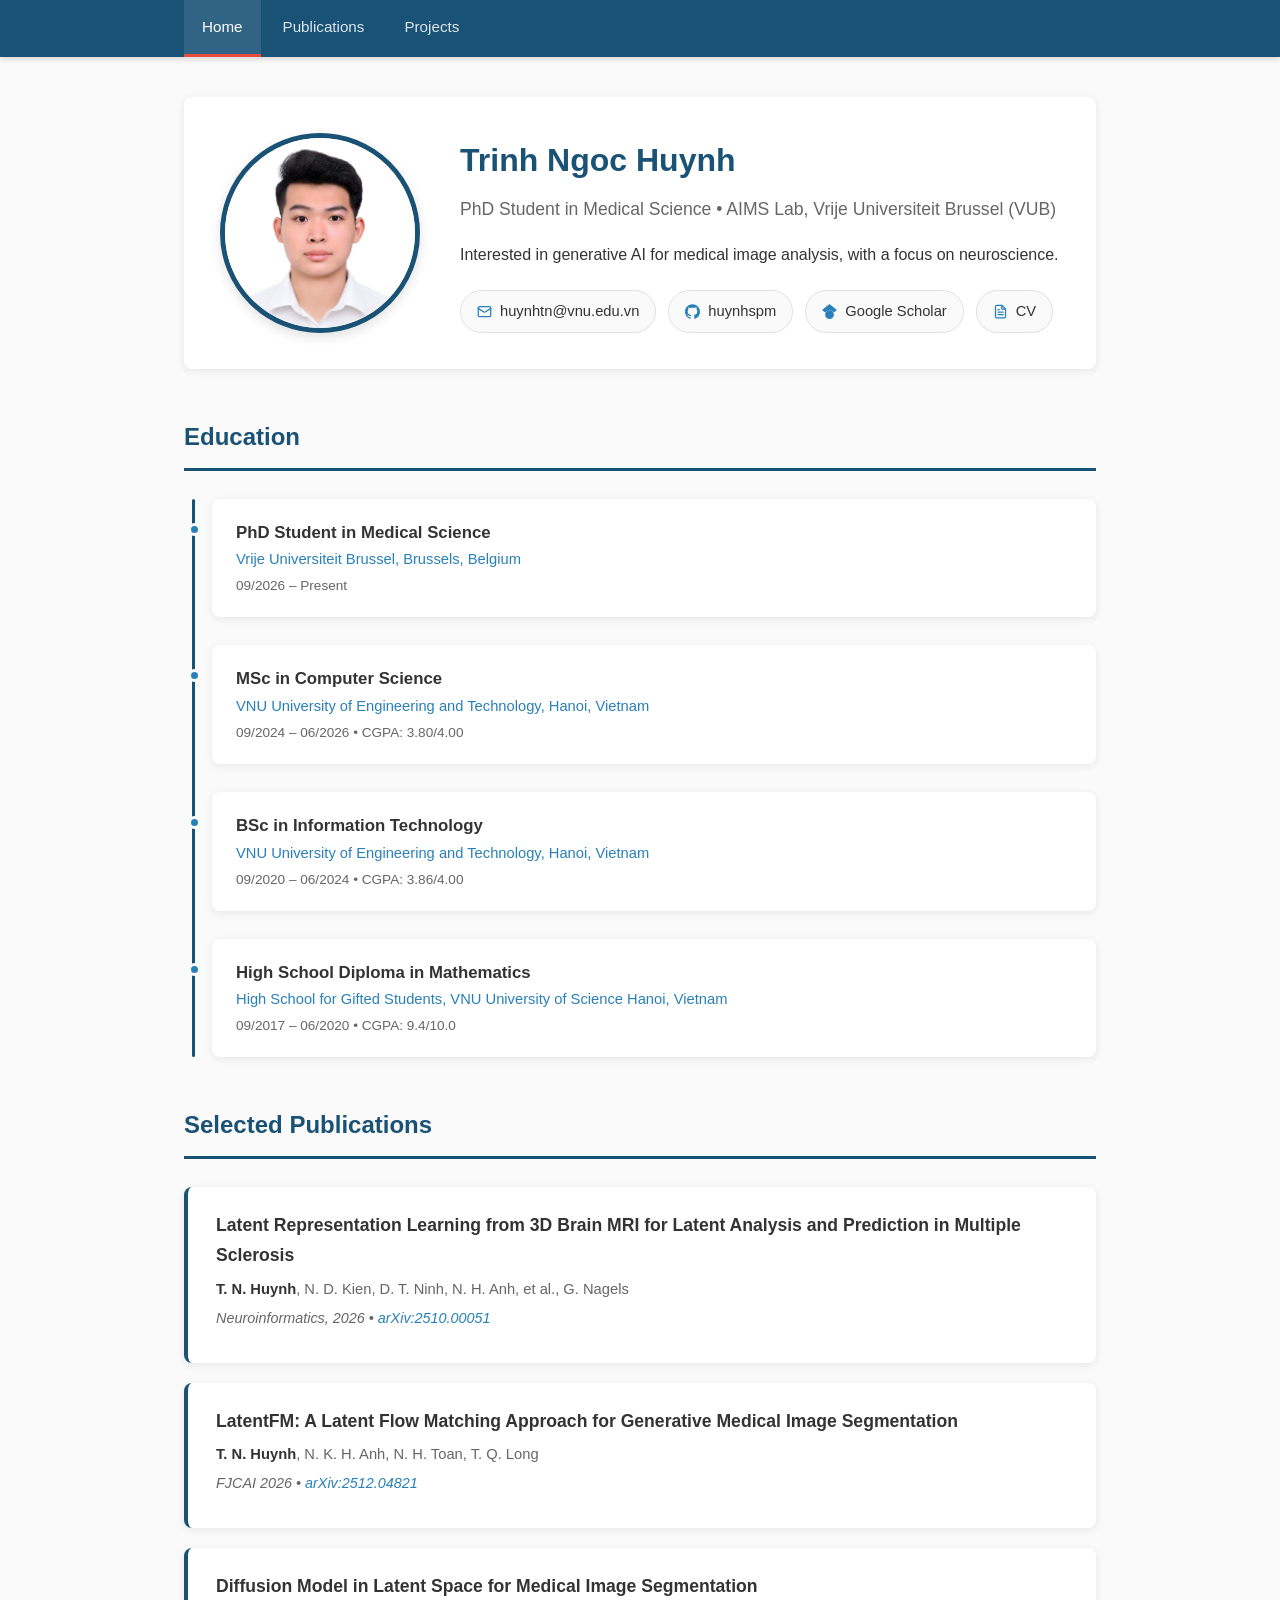
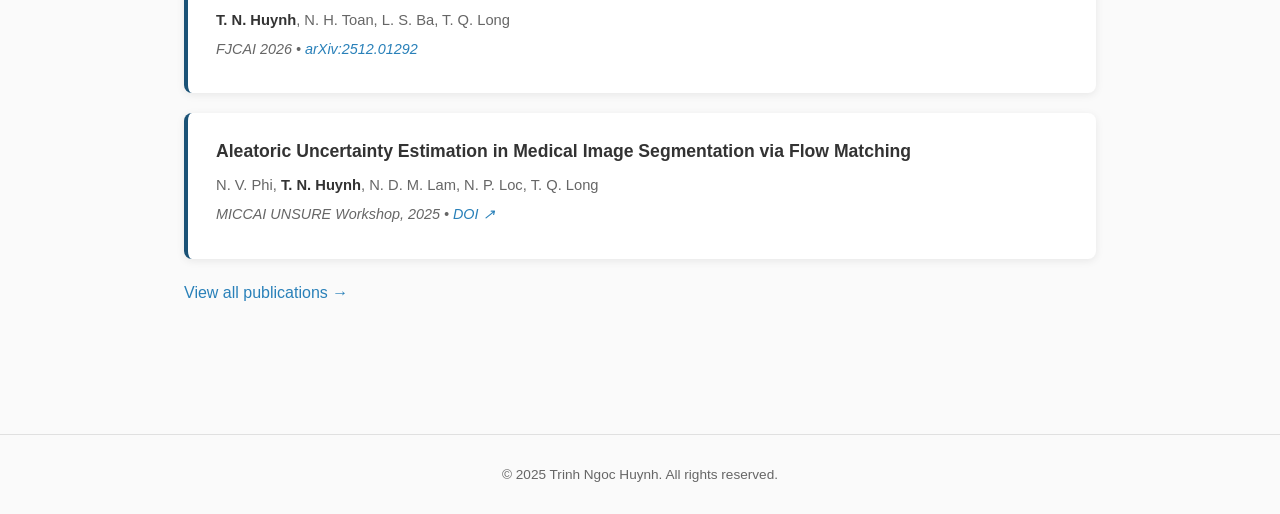
<file: index.html>
<!DOCTYPE html>
<html lang="en">
<head>
    <meta charset="UTF-8">
    <meta name="viewport" content="width=device-width, initial-scale=1.0">
    <title>Trinh Ngoc Huynh</title>
    <link rel="stylesheet" href="index-style.css">
</head>
<body>

    <!-- Navigation -->
    <nav class="navbar">
        <div class="nav-container">
            <ul class="nav-links">
                <li><a href="./" class="active">Home</a></li>
                <li><a href="./publications/">Publications</a></li>
                <li><a href="./projects/">Projects</a></li>
            </ul>
        </div>
    </nav>

    <main class="container">

        <!-- Hero / Profile -->
        <section class="hero">
            <img class="hero-avatar" src="assets/avatar.jpg" alt="Trinh Ngoc Huynh">
            <div class="hero-info">
                <h1>Trinh Ngoc Huynh</h1>
                <p class="subtitle">PhD Student in Medical Science &bull; AIMS Lab, Vrije Universiteit Brussel (VUB)</p>
                <p class="bio">
                    Interested in generative AI for medical image analysis, with a focus on neuroscience.
                </p>
                <div class="contact-list">
                    <a href="mailto:huynhtn@vnu.edu.vn" class="contact-item">
                        <svg xmlns="http://www.w3.org/2000/svg" width="15" height="15" viewBox="0 0 24 24" fill="none"
                            stroke="currentColor" stroke-width="2" stroke-linecap="round" stroke-linejoin="round">
                            <rect x="2" y="4" width="20" height="16" rx="2" />
                            <path d="m22 7-8.97 5.7a1.94 1.94 0 0 1-2.06 0L2 7" />
                        </svg>
                        <span>huynhtn@vnu.edu.vn</span>
                    </a>
                    <a href="https://github.com/huynhspm" target="_blank" class="contact-item">
                        <svg xmlns="http://www.w3.org/2000/svg" width="15" height="15" viewBox="0 0 24 24"
                            fill="currentColor">
                            <path
                                d="M12 .297c-6.63 0-12 5.373-12 12 0 5.303 3.438 9.8 8.205 11.385.6.113.82-.258.82-.577 0-.285-.01-1.04-.015-2.04-3.338.724-4.042-1.61-4.042-1.61C4.422 18.07 3.633 17.7 3.633 17.7c-1.087-.744.084-.729.084-.729 1.205.084 1.838 1.236 1.838 1.236 1.07 1.835 2.809 1.305 3.495.998.108-.776.417-1.305.76-1.605-2.665-.3-5.466-1.332-5.466-5.93 0-1.31.465-2.38 1.235-3.22-.135-.303-.54-1.523.105-3.176 0 0 1.005-.322 3.3 1.23.96-.267 1.98-.399 3-.405 1.02.006 2.04.138 3 .405 2.28-1.552 3.285-1.23 3.285-1.23.645 1.653.24 2.873.12 3.176.765.84 1.23 1.91 1.23 3.22 0 4.61-2.805 5.625-5.475 5.92.42.36.81 1.096.81 2.22 0 1.606-.015 2.896-.015 3.286 0 .315.21.69.825.57C20.565 22.092 24 17.592 24 12.297c0-6.627-5.373-12-12-12" />
                        </svg>
                        <span>huynhspm</span>
                    </a>
                    <a href="https://scholar.google.com/citations?user=iXqN7IsAAAAJ" target="_blank"
                        class="contact-item">
                        <svg xmlns="http://www.w3.org/2000/svg" width="15" height="15" viewBox="0 0 24 24"
                            fill="currentColor">
                            <path
                                d="M5.242 13.769L0 9.5L12 0l12 9.5-5.242 4.269C17.548 11.249 14.978 9.5 12 9.5c-2.977 0-5.548 1.748-6.758 4.269zM12 10a7 7 0 1 0 0 14 7 7 0 0 0 0-14z" />
                        </svg>
                        <span>Google Scholar</span>
                    </a>
                    <a href="assets/cv.pdf" target="_blank" class="contact-item">
                        <svg xmlns="http://www.w3.org/2000/svg" width="15" height="15" viewBox="0 0 24 24" fill="none"
                            stroke="currentColor" stroke-width="2" stroke-linecap="round" stroke-linejoin="round">
                            <path d="M14 2H6a2 2 0 0 0-2 2v16a2 2 0 0 0 2 2h12a2 2 0 0 0 2-2V8z" />
                            <polyline points="14 2 14 8 20 8" />
                            <line x1="16" y1="13" x2="8" y2="13" />
                            <line x1="16" y1="17" x2="8" y2="17" />
                            <polyline points="10 9 9 9 8 9" />
                        </svg>
                        <span>CV</span>
                    </a>
                </div>
            </div>
        </section>

        <!-- Education -->
        <section class="section">
            <h2 class="section-title">Education</h2>
            <div class="timeline">
                <div class="timeline-item">
                    <div class="timeline-title">PhD Student in Medical Science</div>
                    <div class="timeline-subtitle">Vrije Universiteit Brussel, Brussels, Belgium</div>
                    <div class="timeline-date">09/2026 – Present</div>
                </div>
                <div class="timeline-item">
                    <div class="timeline-title">MSc in Computer Science</div>
                    <div class="timeline-subtitle">VNU University of Engineering and Technology, Hanoi, Vietnam</div>
                    <div class="timeline-date">09/2024 – 06/2026 &bull; CGPA: 3.80/4.00</div>
                </div>
                <div class="timeline-item">
                    <div class="timeline-title">BSc in Information Technology</div>
                    <div class="timeline-subtitle">VNU University of Engineering and Technology, Hanoi, Vietnam</div>
                    <div class="timeline-date">09/2020 – 06/2024 &bull; CGPA: 3.86/4.00</div>
                </div>
                <div class="timeline-item">
                    <div class="timeline-title">High School Diploma in Mathematics</div>
                    <div class="timeline-subtitle">High School for Gifted Students, VNU University of Science Hanoi,
                        Vietnam</div>
                    <div class="timeline-date">09/2017 – 06/2020 &bull; CGPA: 9.4/10.0</div>
                </div>
            </div>
        </section>

        <!-- Selected Publications -->
        <section class="section">
            <h2 class="section-title">Selected Publications</h2>

            <div class="card">
                <div class="card-title">Latent Representation Learning from 3D Brain MRI for Latent Analysis and
                    Prediction in Multiple Sclerosis</div>
                <div class="card-authors"><span class="highlight">T. N. Huynh</span>, N. D. Kien, D. T. Ninh, N. H.
                    Anh, et al., G. Nagels</div>
                <div class="card-venue">Neuroinformatics, 2026 &bull; <a href="https://arxiv.org/abs/2510.00051"
                        target="_blank">arXiv:2510.00051</a></div>
            </div>

            <div class="card">
                <div class="card-title">LatentFM: A Latent Flow Matching Approach for Generative Medical Image
                    Segmentation</div>
                <div class="card-authors"><span class="highlight">T. N. Huynh</span>, N. K. H. Anh, N. H. Toan, T. Q.
                    Long</div>
                <div class="card-venue">FJCAI 2026 &bull; <a href="https://arxiv.org/abs/2512.04821"
                        target="_blank">arXiv:2512.04821</a></div>
            </div>

            <div class="card">
                <div class="card-title">Diffusion Model in Latent Space for Medical Image Segmentation</div>
                <div class="card-authors"><span class="highlight">T. N. Huynh</span>, N. H. Toan, L. S. Ba, T. Q. Long
                </div>
                <div class="card-venue">FJCAI 2026 &bull; <a href="https://arxiv.org/abs/2512.01292"
                        target="_blank">arXiv:2512.01292</a></div>
            </div>

            <div class="card">
                <div class="card-title">Aleatoric Uncertainty Estimation in Medical Image Segmentation via Flow Matching
                </div>
                <div class="card-authors">N. V. Phi, <span class="highlight">T. N. Huynh</span>, N. D. M. Lam, N. P.
                    Loc, T. Q. Long</div>
                <div class="card-venue">MICCAI UNSURE Workshop, 2025 &bull; <a
                        href="https://doi.org/10.1007/978-3-032-06593-3_13" target="_blank">DOI ↗</a></div>
            </div>

            <p style="margin-top:16px;"><a href="./publications/">View all publications →</a></p>
        </section>

    </main>

    <footer class="footer">
        <p>&copy; 2025 Trinh Ngoc Huynh. All rights reserved.</p>
    </footer>

</body>
</html>
</file>
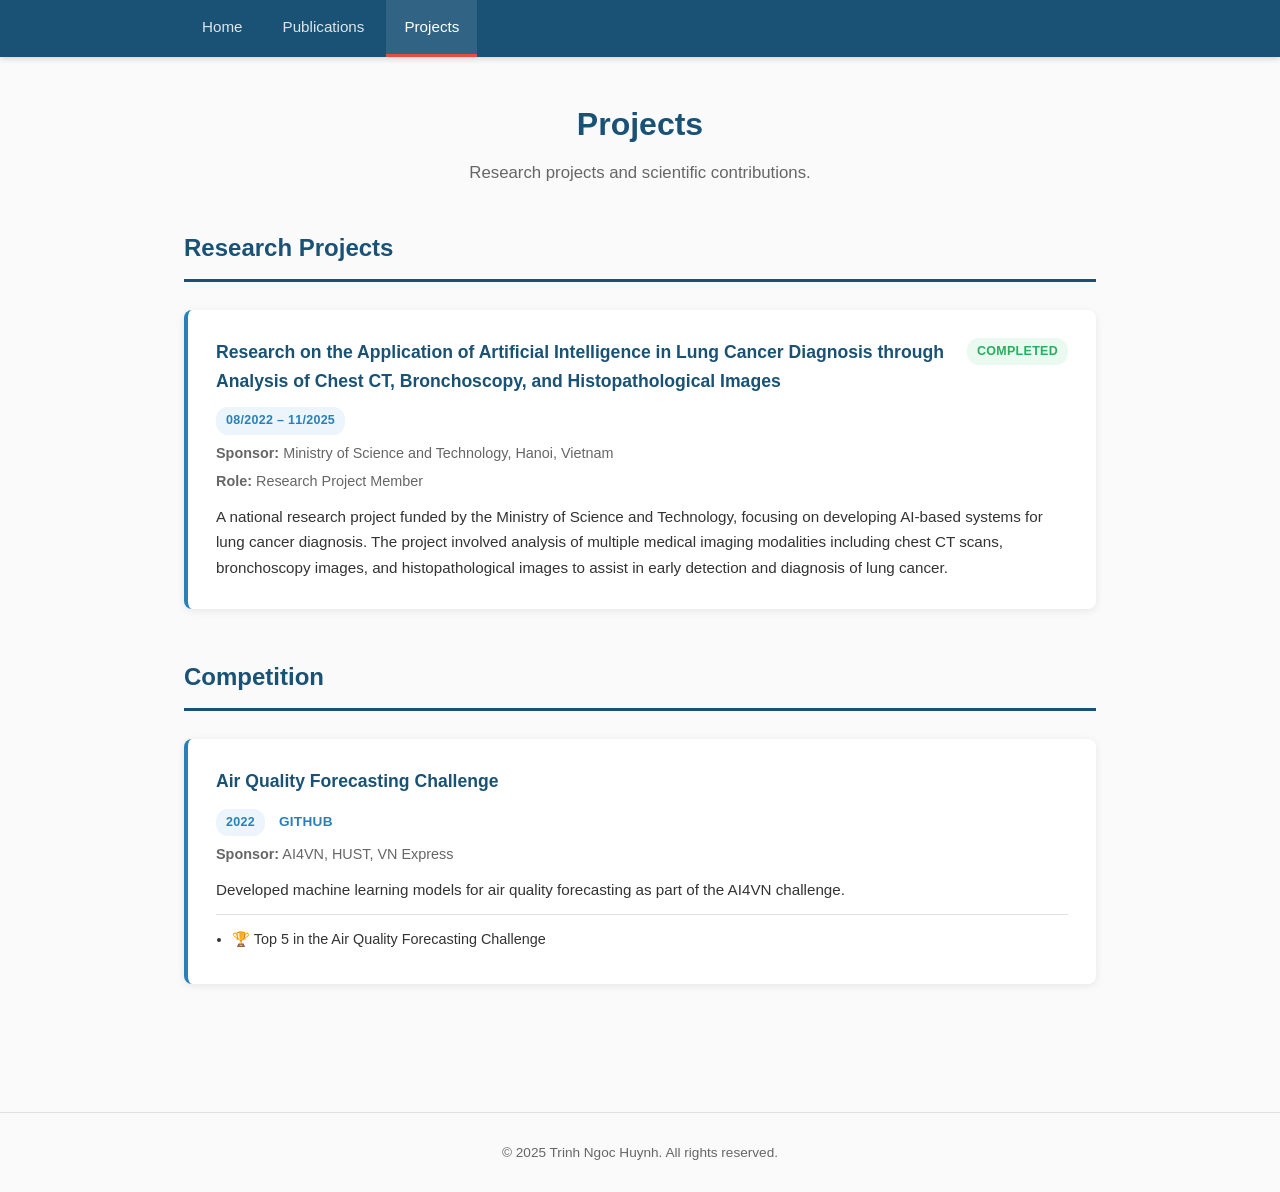
<file: projects/index.html>
<!DOCTYPE html>
<html lang="en">
<head>
    <meta charset="UTF-8">
    <meta name="viewport" content="width=device-width, initial-scale=1.0">
    <title>Projects</title>
    <link rel="stylesheet" href="../index-style.css">
</head>
<body>

    <!-- Navigation -->
    <nav class="navbar">
        <div class="nav-container">
            <ul class="nav-links">
                <li><a href="../">Home</a></li>
                <li><a href="../publications/">Publications</a></li>
                <li><a href="./" class="active">Projects</a></li>
            </ul>
        </div>
    </nav>

    <main class="container">

        <div class="page-header">
            <h1>Projects</h1>
            <p>Research projects and scientific contributions.</p>
        </div>

        <!-- Research Projects -->
        <section class="section">
            <h2 class="section-title">Research Projects</h2>

            <div class="project-card">
                <div class="project-header">
                    <div class="project-title">Research on the Application of Artificial Intelligence in Lung Cancer
                        Diagnosis through Analysis of Chest CT, Bronchoscopy, and Histopathological Images</div>
                    <span class="badge badge-completed">Completed</span>
                </div>
                <div class="project-meta">
                    <span class="badge badge-year">08/2022 – 11/2025</span>
                </div>
                <div class="project-role"><strong>Sponsor:</strong> Ministry of Science and Technology, Hanoi, Vietnam
                </div>
                <div class="project-role"><strong>Role:</strong> Research Project Member</div>
                <div class="project-description">
                    A national research project funded by the Ministry of Science and Technology, focusing on developing
                    AI-based systems for lung cancer diagnosis. The project involved analysis of multiple medical
                    imaging modalities including chest CT scans, bronchoscopy images, and histopathological images to
                    assist in early detection and diagnosis of lung cancer.
                </div>
            </div>
        </section>

        <!-- Competition -->
        <section class="section">
            <h2 class="section-title">Competition</h2>

            <div class="project-card">
                <div class="project-header">
                    <div class="project-title">Air Quality Forecasting Challenge</div>
                </div>
                <div class="project-meta">
                    <span class="badge badge-year">2022</span>
                    <span class="badge badge-link"><a
                            href="https://github.com/huynhspm/Air-Quality-Forecasting-Challenge"
                            target="_blank">GitHub</a></span>
                </div>
                <div class="project-role"><strong>Sponsor:</strong> AI4VN, HUST, VN Express
                </div>
                <div class="project-description">
                    Developed machine learning models for air quality forecasting as part of the AI4VN challenge.
                </div>
                <div class="project-awards">
                    <ul>
                        <li>🏆 Top 5 in the Air Quality Forecasting Challenge</li>
                    </ul>
                </div>
            </div>
        </section>

    </main>

    <footer class="footer">
        <p>&copy; 2025 Trinh Ngoc Huynh. All rights reserved.</p>
    </footer>

</body>
</html>
</file>
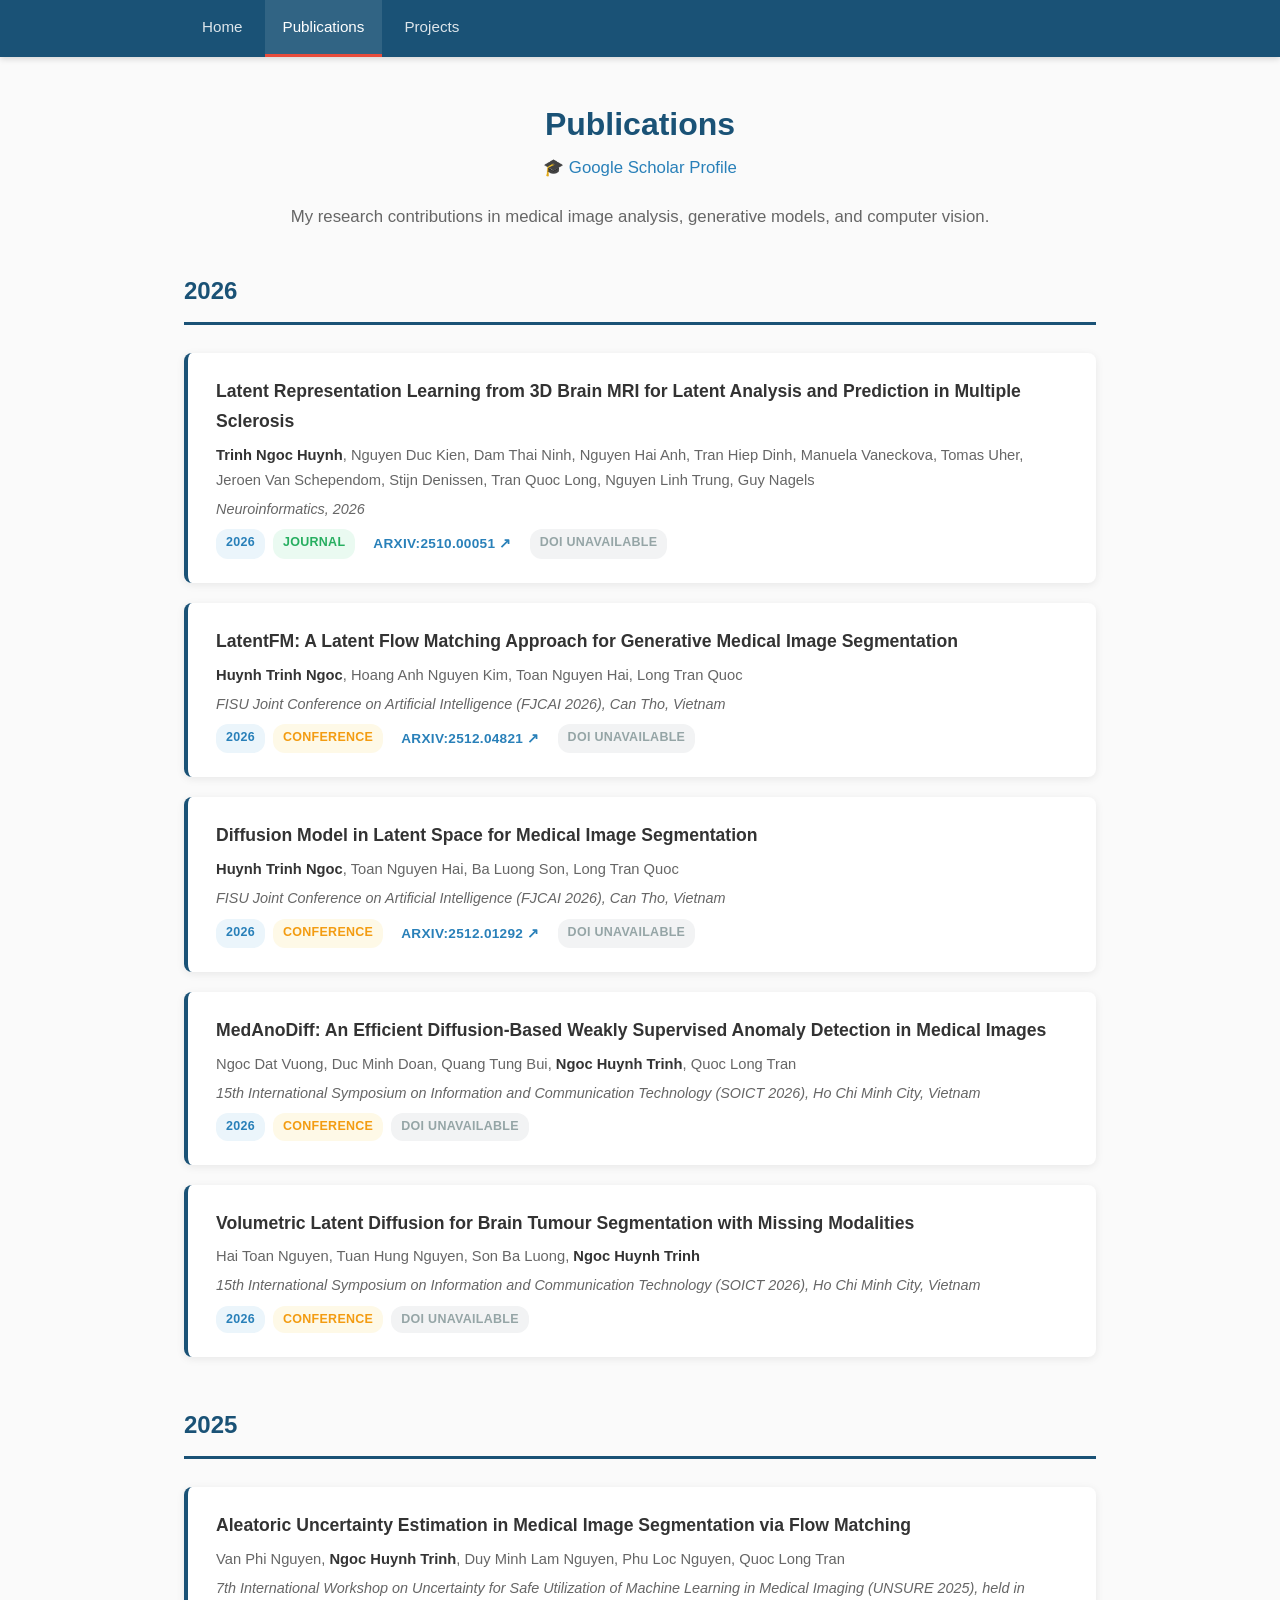
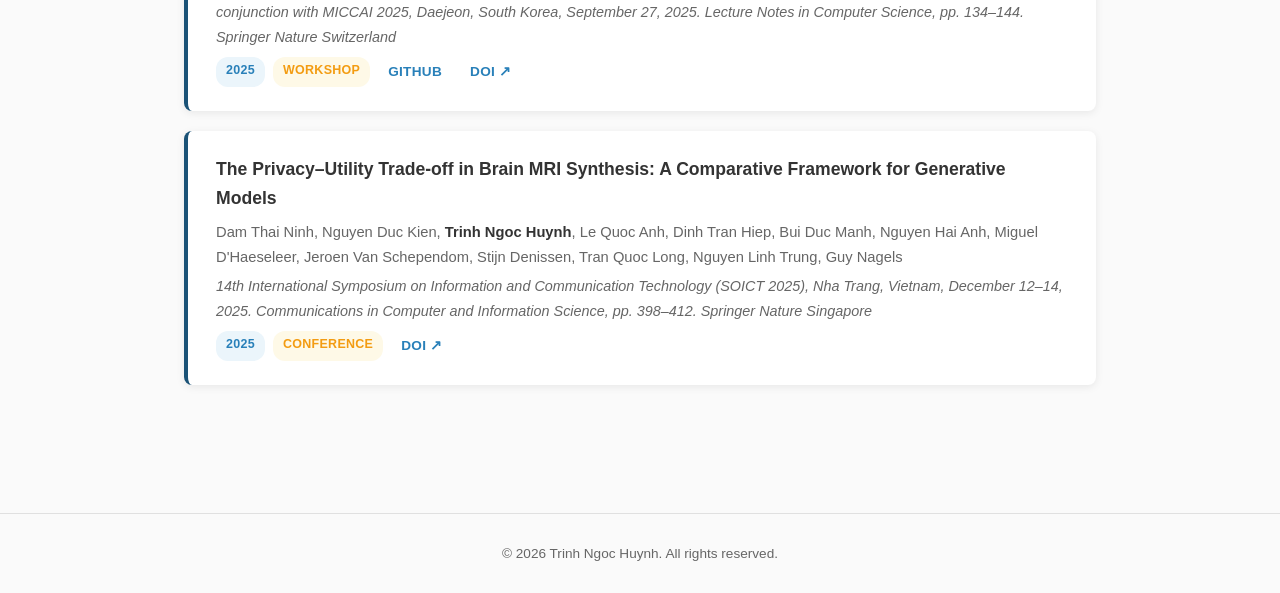
<file: publications/index.html>
<!DOCTYPE html>
<html lang="en">
<head>
    <meta charset="UTF-8">
    <meta name="viewport" content="width=device-width, initial-scale=1.0">
    <title>Publications</title>
    <link rel="stylesheet" href="../index-style.css">
</head>
<body>

    <!-- Navigation -->
    <nav class="navbar">
        <div class="nav-container">
            <ul class="nav-links">
                <li><a href="../">Home</a></li>
                <li><a href="./" class="active">Publications</a></li>
                <li><a href="../projects/">Projects</a></li>
            </ul>
        </div>
    </nav>

    <main class="container">

        <div class="page-header">
            <h1>Publications</h1>
            <p style="margin-top: -5px; margin-bottom: 20px;">
                <a href="https://scholar.google.com/citations?hl=en&user=iXqN7IsAAAAJ&view_op=list_works&sortby=pubdate"
                    target="_blank">
                    🎓 Google Scholar Profile
                </a>
            </p>
            <p>My research contributions in medical image analysis, generative models, and computer vision.</p>
        </div>

        <!-- 2026 -->
        <section class="section">
            <h2 class="section-title">2026</h2>

            <div class="card">
                <div class="card-title">Latent Representation Learning from 3D Brain MRI for Latent Analysis and
                    Prediction in Multiple Sclerosis</div>
                <div class="card-authors"><span class="highlight">Trinh Ngoc Huynh</span>, Nguyen Duc Kien, Dam Thai
                    Ninh, Nguyen Hai Anh, Tran Hiep Dinh, Manuela Vaneckova, Tomas Uher, Jeroen Van Schependom, Stijn
                    Denissen, Tran Quoc Long, Nguyen Linh Trung, Guy Nagels</div>
                <div class="card-venue">Neuroinformatics, 2026</div>
                <div class="card-badges">
                    <span class="badge badge-year">2026</span>
                    <span class="badge badge-journal">Journal</span>
                    <span class="badge badge-link"><a href="https://arxiv.org/abs/2510.00051"
                            target="_blank">arXiv:2510.00051 ↗</a></span>
                    <span class="badge badge-unavailable">DOI unavailable</span>
                </div>
            </div>

            <div class="card">
                <div class="card-title">LatentFM: A Latent Flow Matching Approach for Generative Medical Image
                    Segmentation</div>
                <div class="card-authors"><span class="highlight">Huynh Trinh Ngoc</span>, Hoang Anh Nguyen Kim, Toan
                    Nguyen Hai, Long Tran Quoc</div>
                <div class="card-venue">FISU Joint Conference on Artificial Intelligence (FJCAI 2026), Can Tho, Vietnam
                </div>
                <div class="card-badges">
                    <span class="badge badge-year">2026</span>
                    <span class="badge badge-conference">Conference</span>
                    <span class="badge badge-link"><a href="https://arxiv.org/abs/2512.04821"
                            target="_blank">arXiv:2512.04821 ↗</a></span>
                    <span class="badge badge-unavailable">DOI unavailable</span>
                </div>
            </div>

            <div class="card">
                <div class="card-title">Diffusion Model in Latent Space for Medical Image Segmentation</div>
                <div class="card-authors"><span class="highlight">Huynh Trinh Ngoc</span>, Toan Nguyen Hai, Ba Luong
                    Son, Long Tran Quoc</div>
                <div class="card-venue">FISU Joint Conference on Artificial Intelligence (FJCAI 2026), Can Tho, Vietnam
                </div>
                <div class="card-badges">
                    <span class="badge badge-year">2026</span>
                    <span class="badge badge-conference">Conference</span>
                    <span class="badge badge-link"><a href="https://arxiv.org/abs/2512.01292"
                            target="_blank">arXiv:2512.01292 ↗</a></span>
                    <span class="badge badge-unavailable">DOI unavailable</span>
                </div>
            </div>

            <div class="card">
                <div class="card-title">MedAnoDiff: An Efficient Diffusion-Based Weakly Supervised Anomaly Detection in
                    Medical Images</div>
                <div class="card-authors">Ngoc Dat Vuong, Duc Minh Doan, Quang Tung Bui, <span class="highlight">Ngoc
                        Huynh Trinh</span>, Quoc Long Tran</div>
                <div class="card-venue">15th International Symposium on Information and Communication Technology
                    (SOICT 2026), Ho Chi Minh City, Vietnam</div>
                <div class="card-badges">
                    <span class="badge badge-year">2026</span>
                    <span class="badge badge-conference">Conference</span>
                    <span class="badge badge-unavailable">DOI unavailable</span>
                </div>
            </div>

            <div class="card">
                <div class="card-title">Volumetric Latent Diffusion for Brain Tumour Segmentation with Missing
                    Modalities</div>
                <div class="card-authors">Hai Toan Nguyen, Tuan Hung Nguyen, Son Ba Luong, <span
                        class="highlight">Ngoc Huynh Trinh</span></div>
                <div class="card-venue">15th International Symposium on Information and Communication Technology
                    (SOICT 2026), Ho Chi Minh City, Vietnam</div>
                <div class="card-badges">
                    <span class="badge badge-year">2026</span>
                    <span class="badge badge-conference">Conference</span>
                    <span class="badge badge-unavailable">DOI unavailable</span>
                </div>
            </div>
        </section>

        <!-- 2025 -->
        <section class="section">
            <h2 class="section-title">2025</h2>

            <div class="card">
                <div class="card-title">Aleatoric Uncertainty Estimation in Medical Image Segmentation via Flow Matching
                </div>
                <div class="card-authors">Van Phi Nguyen, <span class="highlight">Ngoc Huynh Trinh</span>, Duy Minh Lam
                    Nguyen, Phu Loc Nguyen, Quoc Long Tran</div>
                <div class="card-venue">7th International Workshop on Uncertainty for Safe Utilization of Machine
                    Learning in Medical Imaging (UNSURE 2025), held in conjunction with MICCAI 2025, Daejeon, South
                    Korea, September 27, 2025. Lecture Notes in Computer Science, pp. 134–144. Springer Nature
                    Switzerland</div>
                <div class="card-badges">
                    <span class="badge badge-year">2025</span>
                    <span class="badge badge-conference">Workshop</span>
                    <span class="badge badge-link"><a href="https://github.com/huynhspm/Data-Uncertainty"
                            target="_blank">GitHub</a></span>
                    <span class="badge badge-link"><a href="https://doi.org/10.1007/978-3-032-06593-3_13"
                            target="_blank">DOI ↗</a></span>
                </div>
            </div>

            <div class="card">
                <div class="card-title">The Privacy–Utility Trade-off in Brain MRI Synthesis: A Comparative Framework
                    for Generative Models</div>
                <div class="card-authors">Dam Thai Ninh, Nguyen Duc Kien, <span class="highlight">Trinh Ngoc
                        Huynh</span>, Le Quoc Anh, Dinh Tran Hiep, Bui Duc Manh, Nguyen Hai Anh, Miguel D'Haeseleer,
                    Jeroen Van Schependom, Stijn Denissen, Tran Quoc Long, Nguyen Linh Trung, Guy Nagels</div>
                <div class="card-venue">14th International Symposium on Information and Communication Technology
                    (SOICT 2025), Nha Trang, Vietnam, December 12–14, 2025. Communications in Computer and Information
                    Science, pp. 398–412. Springer Nature Singapore</div>
                <div class="card-badges">
                    <span class="badge badge-year">2025</span>
                    <span class="badge badge-conference">Conference</span>
                    <span class="badge badge-link"><a href="https://doi.org/10.1007/978-981-92-2600-9_31"
                            target="_blank">DOI ↗</a></span>
                </div>
            </div>
        </section>

    </main>

    <footer class="footer">
        <p>&copy; 2026 Trinh Ngoc Huynh. All rights reserved.</p>
    </footer>

</body>
</html>
</file>
<file: index-style.css>
/* ============================================
   Huynh Trinh Ngoc — Academic Homepage
   ============================================ */

/* ---------- Reset & Base ---------- */
*,
*::before,
*::after {
	margin: 0;
	padding: 0;
	box-sizing: border-box;
}

:root {
	--primary: #1a5276;
	--primary-light: #2980b9;
	--accent: #e74c3c;
	--bg: #fafafa;
	--card-bg: #ffffff;
	--text: #333333;
	--text-light: #666666;
	--border: #e0e0e0;
	--shadow: 0 2px 8px rgba(0, 0, 0, 0.08);
	--radius: 8px;
	--max-width: 960px;
	--font-sans: "Segoe UI", Tahoma, Geneva, Verdana, sans-serif;
	--font-mono: "Consolas", "Courier New", monospace;
}

html {
	scroll-behavior: smooth;
}

body {
	font-family: var(--font-sans);
	background: var(--bg);
	color: var(--text);
	line-height: 1.7;
	font-size: 16px;
}

a {
	color: var(--primary-light);
	text-decoration: none;
	transition: color 0.2s;
}

a:hover {
	color: var(--accent);
	text-decoration: underline;
}

img {
	max-width: 100%;
	height: auto;
}

/* ---------- Navigation ---------- */
.navbar {
	background: var(--primary);
	padding: 0;
	position: sticky;
	top: 0;
	z-index: 1000;
	box-shadow: 0 2px 6px rgba(0, 0, 0, 0.15);
}

.navbar .nav-container {
	max-width: var(--max-width);
	margin: 0 auto;
	display: flex;
	align-items: center;
	justify-content: space-between;
	padding: 0 24px;
}

.navbar .nav-brand {
	color: #fff;
	font-size: 1.15rem;
	font-weight: 700;
	padding: 14px 0;
	text-decoration: none;
}

.navbar .nav-brand:hover {
	color: #fff;
	text-decoration: none;
}

.navbar .nav-links {
	list-style: none;
	display: flex;
	gap: 4px;
}

.navbar .nav-links a {
	color: rgba(255, 255, 255, 0.85);
	padding: 14px 18px;
	display: block;
	font-size: 0.95rem;
	font-weight: 500;
	transition: background 0.2s, color 0.2s;
	border-bottom: 3px solid transparent;
}

.navbar .nav-links a:hover,
.navbar .nav-links a.active {
	background: rgba(255, 255, 255, 0.1);
	color: #fff;
	text-decoration: none;
	border-bottom-color: var(--accent);
}

/* ---------- Main Container ---------- */
.container {
	max-width: var(--max-width);
	margin: 0 auto;
	padding: 40px 24px;
}

/* ---------- Hero / Profile Section ---------- */
.hero {
	display: flex;
	gap: 40px;
	align-items: flex-start;
	margin-bottom: 48px;
	background: var(--card-bg);
	padding: 36px;
	border-radius: var(--radius);
	box-shadow: var(--shadow);
}

.hero-avatar {
	width: 200px;
	height: 200px;
	border-radius: 50%;
	object-fit: cover;
	object-position: center 20%;
	border: 5px solid var(--primary);
	box-shadow: 0 4px 12px rgba(0, 0, 0, 0.12);
}

.hero-info {
	flex: 1;
}

.hero-info h1 {
	font-size: 2rem;
	color: var(--primary);
	margin-bottom: 8px;
}

.hero-info .subtitle {
	font-size: 1.1rem;
	color: var(--text-light);
	margin-bottom: 16px;
}

.hero-info .bio {
	font-size: 1rem;
	color: var(--text);
	margin-bottom: 20px;
	line-height: 1.8;
}

.contact-list {
	display: flex;
	flex-wrap: wrap;
	gap: 12px;
}

.contact-item {
	display: inline-flex;
	align-items: center;
	gap: 8px;
	padding: 8px 16px;
	background: var(--bg);
	border: 1px solid var(--border);
	border-radius: 24px;
	font-size: 0.92rem;
	color: var(--text);
	text-decoration: none;
	transition: all 0.2s ease;
}

.contact-item:hover {
	background: var(--primary);
	color: #fff;
	border-color: var(--primary);
	text-decoration: none;
	transform: translateY(-1px);
	box-shadow: 0 3px 10px rgba(26, 82, 118, 0.2);
}

.contact-item:hover svg {
	color: #fff;
}

.contact-item svg {
	flex-shrink: 0;
	color: var(--primary-light);
	transition: color 0.2s ease;
}

/* ---------- Section ---------- */
.section {
	margin-bottom: 48px;
}

.section-title {
	font-size: 1.5rem;
	color: var(--primary);
	border-bottom: 3px solid var(--primary);
	padding-bottom: 10px;
	margin-bottom: 28px;
}

/* ---------- Cards ---------- */
.card {
	background: var(--card-bg);
	border-radius: var(--radius);
	box-shadow: var(--shadow);
	padding: 24px 28px;
	margin-bottom: 20px;
	transition: box-shadow 0.2s, transform 0.2s;
	border-left: 4px solid var(--primary);
}

.card:hover {
	box-shadow: 0 4px 16px rgba(0, 0, 0, 0.12);
	transform: translateY(-2px);
}

.card .card-title {
	font-size: 1.1rem;
	font-weight: 700;
	color: var(--text);
	margin-bottom: 6px;
}

.card .card-title a {
	color: var(--primary);
}

.card .card-title a:hover {
	color: var(--accent);
}

.card .card-authors {
	font-size: 0.92rem;
	color: var(--text-light);
	margin-bottom: 4px;
}

.card .card-authors .highlight {
	font-weight: 600;
	color: var(--text);
}

.card .card-venue {
	font-size: 0.9rem;
	color: var(--text-light);
	font-style: italic;
	margin-bottom: 8px;
}

.card .card-badges {
	display: flex;
	flex-wrap: wrap;
	gap: 8px;
	margin-top: 8px;
}

.badge {
	display: inline-block;
	font-size: 0.78rem;
	font-weight: 600;
	padding: 3px 10px;
	border-radius: 12px;
	text-transform: uppercase;
	letter-spacing: 0.3px;
}

.badge-year {
	background: #ebf5fb;
	color: var(--primary-light);
}

.badge-journal {
	background: #eafaf1;
	color: #27ae60;
}

.badge-conference {
	background: #fef9e7;
	color: #f39c12;
}

.badge-preprint {
	background: #f4ecf7;
	color: #8e44ad;
}

.badge-ongoing {
	background: #fdedec;
	color: var(--accent);
}

.badge-completed {
	background: #eafaf1;
	color: #27ae60;
}

.badge-unavailable {
	background: #f2f3f4;
	color: #95a5a6;
}

.badge-link a {
	color: var(--primary-light);
	font-size: 0.85rem;
}

/* ---------- Project Cards ---------- */
.project-card {
	background: var(--card-bg);
	border-radius: var(--radius);
	box-shadow: var(--shadow);
	padding: 28px;
	margin-bottom: 20px;
	border-left: 4px solid var(--primary-light);
	transition: box-shadow 0.2s, transform 0.2s;
}

.project-card:hover {
	box-shadow: 0 4px 16px rgba(0, 0, 0, 0.12);
	transform: translateY(-2px);
}

.project-card .project-header {
	display: flex;
	justify-content: space-between;
	align-items: flex-start;
	gap: 16px;
	margin-bottom: 10px;
}

.project-card .project-title {
	font-size: 1.1rem;
	font-weight: 700;
	color: var(--primary);
	flex: 1;
}

.project-card .project-meta {
	font-size: 0.88rem;
	color: var(--text-light);
	margin-bottom: 6px;
}

.project-card .project-description {
	font-size: 0.95rem;
	color: var(--text);
	line-height: 1.7;
	margin-top: 10px;
}

.project-card .project-role {
	font-size: 0.9rem;
	color: var(--text-light);
	margin-top: 4px;
}

.project-card .project-awards {
	margin-top: 12px;
	padding-top: 12px;
	border-top: 1px solid var(--border);
}

.project-card .project-awards li {
	font-size: 0.9rem;
	color: var(--text);
	margin-left: 16px;
	margin-bottom: 4px;
}

/* ---------- Education & Experience Timeline ---------- */
.timeline {
	position: relative;
	padding-left: 28px;
}

.timeline::before {
	content: "";
	position: absolute;
	left: 8px;
	top: 0;
	bottom: 0;
	width: 3px;
	background: var(--primary);
	border-radius: 2px;
}

.timeline-item {
	position: relative;
	margin-bottom: 28px;
	background: var(--card-bg);
	padding: 20px 24px;
	border-radius: var(--radius);
	box-shadow: var(--shadow);
}

.timeline-item::before {
	content: "";
	position: absolute;
	left: -24px;
	top: 24px;
	width: 13px;
	height: 13px;
	background: var(--primary-light);
	border: 3px solid var(--bg);
	border-radius: 50%;
}

.timeline-item .timeline-title {
	font-size: 1.05rem;
	font-weight: 700;
	color: var(--text);
}

.timeline-item .timeline-subtitle {
	font-size: 0.92rem;
	color: var(--primary-light);
	font-weight: 500;
}

.timeline-item .timeline-date {
	font-size: 0.85rem;
	color: var(--text-light);
	margin-top: 2px;
}

.timeline-item .timeline-desc {
	font-size: 0.95rem;
	color: var(--text);
	margin-top: 8px;
	line-height: 1.7;
}

/* ---------- Awards List ---------- */
.awards-list {
	list-style: none;
}

.awards-list li {
	position: relative;
	padding: 14px 20px 14px 40px;
	margin-bottom: 12px;
	background: var(--card-bg);
	border-radius: var(--radius);
	box-shadow: var(--shadow);
	font-size: 0.95rem;
	border-left: 4px solid #f39c12;
}

.awards-list li::before {
	content: "🏆";
	position: absolute;
	left: 14px;
	top: 14px;
}

/* ---------- Publications Page Specific ---------- */
.filter-bar {
	display: flex;
	flex-wrap: wrap;
	gap: 10px;
	margin-bottom: 28px;
}

.filter-btn {
	padding: 8px 18px;
	border: 2px solid var(--border);
	border-radius: 20px;
	background: var(--card-bg);
	font-size: 0.88rem;
	font-weight: 500;
	color: var(--text-light);
	cursor: pointer;
	transition: all 0.2s;
}

.filter-btn:hover,
.filter-btn.active {
	border-color: var(--primary);
	color: var(--primary);
	background: #ebf5fb;
}

/* ---------- Page Header ---------- */
.page-header {
	text-align: center;
	margin-bottom: 40px;
}

.page-header h1 {
	font-size: 2rem;
	color: var(--primary);
	margin-bottom: 8px;
}

.page-header p {
	font-size: 1.05rem;
	color: var(--text-light);
}

/* ---------- Footer ---------- */
.footer {
	text-align: center;
	padding: 28px 24px;
	color: var(--text-light);
	font-size: 0.85rem;
	border-top: 1px solid var(--border);
	margin-top: 40px;
}

/* ---------- Responsive ---------- */
@media (max-width: 768px) {
	.hero {
		flex-direction: column;
		align-items: center;
		text-align: center;
		padding: 28px 20px;
	}

	.hero-info h1 {
		font-size: 1.6rem;
	}

	.contact-list {
		justify-content: center;
	}

	.navbar .nav-container {
		flex-direction: column;
		padding: 0;
	}

	.navbar .nav-brand {
		padding: 12px 0 0;
	}

	.navbar .nav-links {
		width: 100%;
		justify-content: center;
		padding-bottom: 0;
	}

	.navbar .nav-links a {
		padding: 10px 14px;
		font-size: 0.88rem;
	}

	.container {
		padding: 24px 16px;
	}

	.project-card .project-header {
		flex-direction: column;
	}
}
</file>
